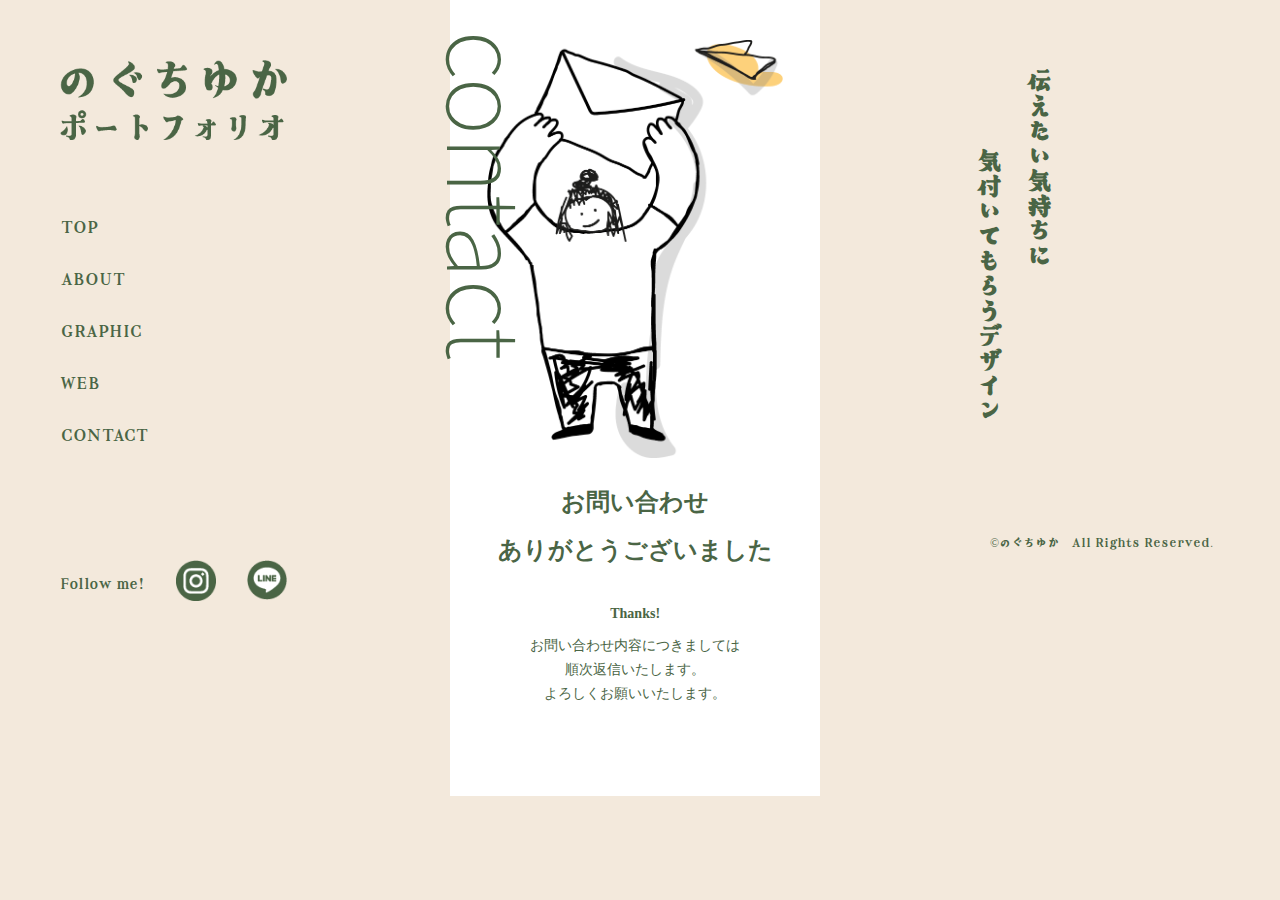
<file: thanks.html>
<!DOCTYPE html>
<html lang="ja">
    <head>
        <meta charset="UTF-8">
        <meta name="viewport" content="width=device-width, initial-scale=1.0">
        <title>YUKA NOGUCHI Portfolio</title> 
        <link rel="stylesheet" href="./CSS/reset.css">
        <link rel="stylesheet" href="./CSS/style.css"> 
        <link rel="preconnect" href="https://fonts.googleapis.com">
        <link rel="preconnect" href="./YDW_aosagi/YDWaosagi.otf">
        	
    


<link rel="preconnect" href="https://fonts.gstatic.com" crossorigin>
<style>
    @import url('https://fonts.googleapis.com/css2?family=Noto+Sans+JP:wght@100..900&display=swap');
    </style>    

        
</head>
 <body>
    <main class="main">
    <header id="header">
        <div class="header_contents">
            <h1 class="logo">
                <a href="./index.html">
                    <img src="./img/logo.png" alt="Portfolio">
                </a>
            </h1>
            <nav class="header_nav">
                <ul>
                    <li><a href="./index.html">top</a></li>
                    <li><a href="./about.html">about</a></li>
                    <li><a href="./works.html">graphic</a></li>
                    <li><a href="./works2.html">web</a></li>
                    <li><a href="#contact">contact</a></li>

                </ul>
            </nav> 
            <div class="sns">
                <div class="sns_text">Follow me!</div>
                <div class="sns_item"><img src="./img/lg.png" alt=""></div>
                <div class="sns_item"><img src="./img/line.png" alt=""></div>

            </div>


            <!-- <nav class="header_nav">
                <a href="#top">top</a>
                <a href="#about">about</a>

                <label for="works">works ▼</label>
                <input type="checkbox" id="works1" class="toggle" />
                <ul>
                  <li><a href="#">graphic</a></li>
                  <li><a href="#">web</a></li>
                </ul>
               
                <a href="#contact">contact</a>
              </nav> -->
        </div>
    </header>
    <div class="main_contents">

<div class="contact">
      <div class="contact_title">
        contact
    </div> 
    <div class="contact_contents">
<img src="./img/illust5.png" alt="">
<h2 class="contact_tit">お問い合わせ<br>
    ありがとうございました</h2>

    <h3>Thanks!</h3>
    <p>お問い合わせ内容につきましては<br>
        順次返信いたします。<br>
よろしくお願いいたします。
    </p>


</div>



</div>


</div>

</div>


<div class="copy">
    <h1 class="copy_text">伝えたい気持ちに</h1>
    <h1 class="copy_text2">気付いてもらうデザイン</h1>
    <p>©のぐちゆか　All Rights Reserved.</p>
</div>

</main>
 </body>   
</html>
</file>
<file: CSS/style.css>
@charset "UTF-8";

@font-face {
    font-family: 'YDWaosagi';
    src: url('../YDW_aosagi/YDWaosagi.otf') format('opentype');
    font-weight: normal;
    font-style: normal;
}

html[lang="ja"] {
    font-family: "Noto Sans JP", "Hiragino Kaku Gothic ProN", Meiryo, sans-serif;
  }



html{
    font-size:100%;/*ユーザー設定の文字サイズを正しく反映*/
}
*{
    box-sizing:border-box;
}
img{
    max-width:100%;/*画像が親要素からはみ出すのを防ぐ*/
    height:auto;
}
body{
    background-color:#F3E9DC;
    margin:0;
    padding:0;
}

.main{
    display: flex;
    justify-content: space-between;
      
}

.header_contents{
    width:100%;
    display:grid;
    justify-content:space-between; /*メニューを右端に置く方法その１（※）*/
    margin: 60px;
    position: -webkit-sticky;
    position: sticky;
    top: 60px;
    height: 140px;


}
.logo img{
    height: 80px;
    margin-bottom: 60px;
}

.header_nav li {
    display: list-item;  /* 縦に並べる */
    list-style-type: none;
    text-transform: uppercase;
    padding: 10px 0;
    font-family: 'YDWaosagi';
  }

  .header_nav a {
    line-height: 2;
  }


  .sns{
    display: flex;
    justify-content: space-between;
    margin-top: 100px;
  
  }

  .sns_text{
    font-size: 14px;
    font-family: 'YDWaosagi';
    padding: 10% 0 0 0;

  }

 .sns_item{
    width: 40px;
 }

 .top_img{
    width: 370px;
 }

.copy{
    margin: 67px;
    position: -webkit-sticky;
    position: sticky;
    top: 67px;
    height: 200px;

}

 .copy_text{
    writing-mode: vertical-rl;
    font-size: 25px;
    font-family: 'YDWaosagi';
    line-height: 100px;
 }
 .copy_text2{
    writing-mode: vertical-rl;
    font-size: 25px;
    font-family: 'YDWaosagi';
    margin-top: -120px;
 }

 .copy p{
    font-size: 12px;
    font-family: YDWaosagi;
    margin-top: 120px;


 }



 .main_text{
    margin: -500px 0 0 20px;
  }
  .main_text .text-anime{
    display: flex;
    overflow: hidden;
    font-size: 60px;
    font-family: 'YDWaosagi';
    color: #fff;
    line-height: 100px;
    letter-spacing: 1px;
  }
  .text-anime span {
    display: block;
    transform: translate(0, 105%);
    transition: transform ease-in-out 1s;
  }
  
  .text-anime span:nth-child(2) {
    transition-delay: 0.1s;
  }
  .text-anime span:nth-child(3) {
    transition-delay: 0.2s;
  }
  .text-anime span:nth-child(4) {
    transition-delay: 0.3s;
  }
  .text-anime span:nth-child(5) {
    transition-delay: 0.4s;
  }
  .text-anime span:nth-child(6) {
    transition-delay: 0.5s;
  }
  .text-anime span:nth-child(7) {
    transition-delay: 0.6s;
  }
  .text-anime.-visible span {
    transform: translate(0, 0);
  }
  
.main_text2{
    font-size: 21px;
    font-family: 'YDWaosagi';
    color: #fff;
    line-height: 40px;
    margin: 100px 0 0 20px;
}


.main_contents{
    background-color: #fff;
    max-width: 370px;
}

.message_contents{
    text-align: left;
    padding: 50px 70px;

}

.message_contents p{
    font-size: 12px;
    line-height: 24px;
}

.more{
    text-align: center;
    margin-top: 30px;
}

.icon-text {
    display: flex;
    align-items: center;
    gap: 8px;
  }


.message img{
    width: 35px;
    object-fit: cover;
    
}

.service{
    margin-top: -150px;
}

.service_contents{
    text-align: left;
    padding: 0 30px;

}

.service_title {
    writing-mode: vertical-rl;
    font-size: 100px;
    font-family: "Noto Sans JP", sans-serif;
    font-weight: 100;
    padding-left: 40px;
    position: -webkit-sticky;
    position: sticky;
    top: 10px;
    height: 180px;
}

.service_num{
    font-size: 24px;
    font-family: 'YDWaosagi';
padding-bottom: 50px;
}

.service_tit{
    font-size: 24px;
padding-bottom: 40px;
}

.service_text{
    font-size: 14px;
    line-height: 24px;
    padding-bottom: 40px;


}


.service_contents img{
margin-bottom: 120px;
}

.footer{
    text-align: left;
    padding: 0 30px;

}

.footer_title{
    font-size: 24px;
    font-family: 'YDWaosagi';
    padding: 60px 0;

}

.footer_text{
    font-size: 14px;
    line-height: 24px;
    padding-bottom: 40px;

}


.c-form {
	margin: 0 auto;
}
.c-form__item {
	display: flex;
	flex-wrap: wrap;
	margin-bottom: 10px;
}
.c-form__label{
    padding: 10px 0;
}
.c-form__input {
	padding: 10px;
}
.c-form__label {
	width: 90%;
}
.c-form__input {
    width: 100%;
    font-size: 14px;
    font-family: 'Noto Serif JP', sans-serif;
    border: solid 1px #333;
    border-radius: 4px;
    margin-bottom: 20px;
}

.c-form__input:focus-visible {
	outline: #4A6545 auto 1px;
}
.c-form__required {
	color: #fff;
	background-color: #4A6545;
	border-radius: 4px;
	padding: 5px 5px;
	margin: 0 0 0 18px;
}
textarea.c-form__input {
	height: 160px;
}
.c-form__submit {
	text-align: center;
}
.c-form__submit button {
	font-size: 14px;
	color: #fff;
    font-family: 'YDWaosagi';
	background-color: #4A6545;
	border: solid 1px #4A6545;
	border-radius:20px;
	padding: 10px 100px;
	transition: 0.4s;
	cursor: pointer;
    margin-bottom: 120px;
}
.c-form__submit button:hover {
	color: #4A6545;
	background-color: transparent;
}

/*　worksのセクション　*/


.works_top h1{
    font-size:32px;
    font-family: 'YDWaosagi';
    text-align: right;
    margin: 60px 35px 45px 0;

}

.works_top h2{
    font-size:24px;
    text-align: right;
    margin-right: 35px;

}


.works{
    margin-top:  -400px;
}

.works_contents{
    text-align: left;
    padding: 60px 30px;

}

.works_title {
    writing-mode: vertical-rl;
    font-size: 100px;
    font-family: "Noto Sans JP", sans-serif;
    font-weight: 100;
    padding-left: 40px;
    position: -webkit-sticky;
    position: sticky;
    top: 10px;
    height: 420px;
    z-index: 9999;

}

.works_contents h3{
    font-size: 24px;
    line-height: 42px;
    margin: 10px 0;
}

.works_contents p{
    font-size: 14px;
    line-height: 28px;
    margin-bottom: 90px;
}


.slider_work {
    width: 100%;
  }


  

/*　aboutのセクション　*/


.about_top h1{
    font-size:32px;
    font-family: 'YDWaosagi';
    text-align: right;
    margin: 60px 35px 45px 0;

}

.about_top h2{
    font-size:24px;
    text-align: right;
margin-right: 35px;
}

.about_img{
    width: 100%;
    margin-bottom: 60px;
}


.about{
    margin-top: -100px;
}

.introduction{
    text-align: left;
    padding: 60px 30px;
}

.introduction p{
    font-size: 14px;
    line-height: 28px;
    margin-bottom: 30px;
}


.introduction h3{
    font-size: 24px;
    line-height: 42px;


}


.about_contents{
    text-align: left;

}

.about_title {
    writing-mode: vertical-rl;
    font-size: 100px;
    font-family: "Noto Sans JP", sans-serif;
    font-weight: 100;
 padding-left: 40px;
    position: -webkit-sticky;
    position: sticky;
    top: 10px;
    height: 150px;
    z-index: 9999;
}


.about_main {
    font-size: 24px;
    line-height: 42px;
    padding: 60px 30px;

}


.about_contents p{
    font-size: 14px;
    line-height: 28px;
    margin-bottom: 30px;
    padding: 20px 30px;

}


.introduction  span{
    background: linear-gradient(transparent 50%, #FDD17B 50%);
}
.about_contents span {
    background: linear-gradient(transparent 50%, #FDD17B 50%);
} 


.about_num{
    font-size: 24px;
    font-family: 'YDWaosagi';
    padding: 30px;
}

.about_tit{
 font-size: 24px;
 padding: 10px 30px;

}


.about_gallery{
    margin-bottom: 200px;
}

.slider_gallery{
    margin-bottom: 200px;

}

.slick-next {
    right: 5px;
}

.slick-prev {
    left: 5px;
    z-index: 999;
}

/*　thanksページのセクション　*/


.contact{
    margin-top: 30px;
}

.contact_contents{
    text-align: left;
    padding: 0 10%;

}

.contact_title {
    writing-mode: vertical-rl;
    font-size: 100px;
    font-family: "Noto Sans JP", sans-serif;
    font-weight: 100;
    padding-left: 40px;
    position: -webkit-sticky;
    position: sticky;
    top: 10px;
    height: 10px;
}

.contact_tit{
font-size: 24px;
line-height: 48px;
text-align: center;
padding: 20px 0;
}

.contact_contents h3{
    font-size: 14px;
    text-align: center;
margin: 20px 0;
}


.contact_contents p{
    font-size: 14px;
    line-height: 24px;
    text-align: center;
    margin-bottom: 90px;

}


.hamburger,
.header_nav-sp{
    display: none;
}

.hamburger2,
.header_nav-sp2{
    display: none;
}


.nav_tex{
    display: none;
   
}


@media screen and (max-width: 1100px) {
.copy {
    display: none;
}


.hamburger,
.header_nav-sp{
    display: none;
}

.hamburger2,
.header_nav-sp2{
    display: none;
}

.nav_tex{
    display: none;
   
}




}






@media screen and (max-width: 700px) {
    .header_contents {
        display: none;
    }
    
    .main_contents{
        width: 100%;
        background-color: #fff;
        margin: 0 auto;
    }

    .top_img{
        width: 100%;
     }
    

    .main_text{
        font-size: 9vw;
        font-family: 'YDWaosagi';
        color: #fff;
        /* line-height: 100px; */
        letter-spacing: 1px;
        /* margin: -500px 20px 0 20px; */
    
     }
    
    .main_text2{
        font-size: 4.5vw;
        font-family: 'YDWaosagi';
        color: #fff;
        /* line-height: 40px; */
        /* margin: 100px 0 0 20px; */
    }
    
    
    .main_contents{
        background-color: #fff;
        width: 100%;
    }
    
    .message_contents{
        text-align: center;
    
    }
    
    .message_contents p{
        font-size: 12px;
        line-height: 24px;
        text-align: center;


    }
    
    .more{
        text-align: center;
        margin-top: 30px;
    }
    
    
    .message img{
        width: 25px;
        object-fit: cover;
        
    }
    
    .service{
        margin-top: -150px;
    }
    
    .service_contents{
        text-align: left;
    
    }
    
    .service_title {
        writing-mode: vertical-rl;
        font-size: 80px;
        font-family: "Noto Sans JP", sans-serif;
        font-weight: 100;
        padding-left: 40px;
        position: -webkit-sticky;
        position: sticky;
        top: 10px;
        height: 320px;
    }
    
    .service_num{
        font-size: 18px;
        font-family: 'YDWaosagi';
    padding-bottom: 40px;
    }
    
    .service_tit{
        font-size: 18px;
    padding-bottom: 20px;
    }
    
    .service_text{
        font-size: 14px;
        line-height: 248x;
        padding-bottom: 20px;
    
    
    }
    
    
    .service_contents img{
    margin-bottom: 80px;
    }



    
    .footer{
        text-align: left;
        padding: 0 30px;
    
    }
    
    .footer_title{
        font-size: 18px;
        font-family: 'YDWaosagi';
    
    }
    
    .footer_text{
        font-size: 14px;
        line-height: 28px;
        padding-bottom: 40px;
    
    }

    .works_title {
        writing-mode: vertical-rl;
        font-size: 80px;
        font-family: "Noto Sans JP", sans-serif;
        position: -webkit-sticky;
        position: sticky;
        top: 150px;
        /* z-index: 9999; */
    
    }

    .about_title {
        writing-mode: vertical-rl;
        font-size: 80px;
        font-family: "Noto Sans JP", sans-serif;
        position: -webkit-sticky;
        position: sticky;
        top: 150px;
        /* z-index: 9999; */
    
    }


    .contact_title {
        writing-mode: vertical-rl;
        font-size: 80px;
        font-family: "Noto Sans JP", sans-serif;
        position: -webkit-sticky;
        position: sticky;
        top: 1;
        /* z-index: 9999; */
    
    }


    


    .hamburger{
        display: block;
        width: 30px;
        /* height: 30px;  */
        position: absolute;
        margin: 10px 0 20px 20px;
        top: 10px;
        /* right: 70px; */
        cursor: pointer;
        z-index: 9999;
      }
      .hamburger span{
        width: 30px;
        height: 2px;
        background-color: #fff;
        position: absolute;
        content: "";
        top: 13px;
        transition: .3s;
      }
    /* hamメニュー（擬似要素） */
    .hamburger span::before{
        width: 30px;
        height: 2px;
        background-color: #fff;
        position: absolute;
        content: "";
        top: -13px;
        transition: .3s;
    
      }
      .hamburger span::after{
        width: 30px;
        height: 2px;
        background-color: #fff;;
        position: absolute;
        content: "";
        bottom: -13px;
        transition: .3s;
    
      }


    
    .open span{
        background: transparent;
    }
    
    .open span::before{
        transform: rotate(45deg);
        top: 0;
    }
    .open span::after{
        transform: rotate(-45deg);
        bottom: 0;
    }
    
    
    /* hamメニューが押されてnavが開いた時のCSS */
    
    .header_nav-sp{
        position: absolute;
        width: 370px;
        height: 100vh;
        margin: 0 auto;
        background-color:#F3E9DC;
        z-index: 9999;
    
    }
    
    .header_nav-sp ul{
        display: flex;
        flex-direction: column;
         justify-content: start;
        align-items: left;
        gap: 20px;
        height: 100%;
        margin-left: 20px;
    }
    
    .header_nav-sp li{
        color: #4A6545;
       font-weight: bold;
       font-size: 24px;
       line-height: 48px;
       border-bottom: 2px solid #4A6545;
  display: inline-block;
    }
    
    .hamburger2{
        display: block;
        /* height: 30px;  */
        position: absolute;
        margin: 10px 0 20px 20px;
        top: 10px;
        /* right: 70px; */
        cursor: pointer;
        z-index: 9999;
      }


      .hamburger2 span{
        width: 30px;
        height: 2px;
        background-color: #4A6545;
        position: absolute;
        content: "";
        top: 13px;
        transition: .3s;
      }
    /* hamメニュー（擬似要素） */
    .hamburger2 span::before{
        width: 30px;
        height: 2px;
        background-color: #4A6545;
        position: absolute;
        content: "";
        top: -13px;
        transition: .3s;
    
      }
      .hamburger2 span::after{
        width: 30px;
        height: 2px;
        background-color: #4A6545;;
        position: absolute;
        content: "";
        bottom: -13px;
        transition: .3s;
    
      }


    
    .open span{
        background: transparent;
    }
    
    .open span::before{
        transform: rotate(45deg);
        top: 0;
    }
    .open span::after{
        transform: rotate(-45deg);
        bottom: 0;
    }






.nav_text{
    font-size: 24px;
    line-height: 40px;
    color: #4A6545;
    font-family: 'YDWaosagi';
    margin: 60px 20px;


    
}
    
    
    
    
    
    }

    @media screen and (max-width: 450px) {

        .hamburger{
            display: block;
            width: 30px;
            /* height: 30px;  */
            position: absolute;
            /* margin: 10px 0 20px 20px; */
            top: 10px;
            right: 35px;
            cursor: pointer;
            z-index: 9999;
          }


          .main_text{
            margin: -450px 0 0 20px;
          }
          

          .main_text .text-anime{
            display: flex;
            overflow: hidden;
            font-size: 50px;
            font-family: 'YDWaosagi';
            color: #fff;
            line-height: 80px;
            letter-spacing: 1px;
          }
          
    

    }

    .kiritori{
      position: relative;
    }
    .scissors{
      position: absolute;
      top: -4px;
      left: 0;
      width: 64px;
      animation: moveScissors 3s ease-in-out infinite; /* アニメーションを適用 */
    }
    @keyframes moveScissors {
      from {
        left: 0; /* 左側の初期位置 */
      }
      to {
        left: calc(100% - 64px); /* 右端まで動かす */
      }
    }

    .lightbox .lb-image{
            display:block;
            width: 100% !important;
            height:auto !important;
            max-width:inherit;
            max-height:none;
            border-radius:3px;
            border:4px solid #fff}
</file>
